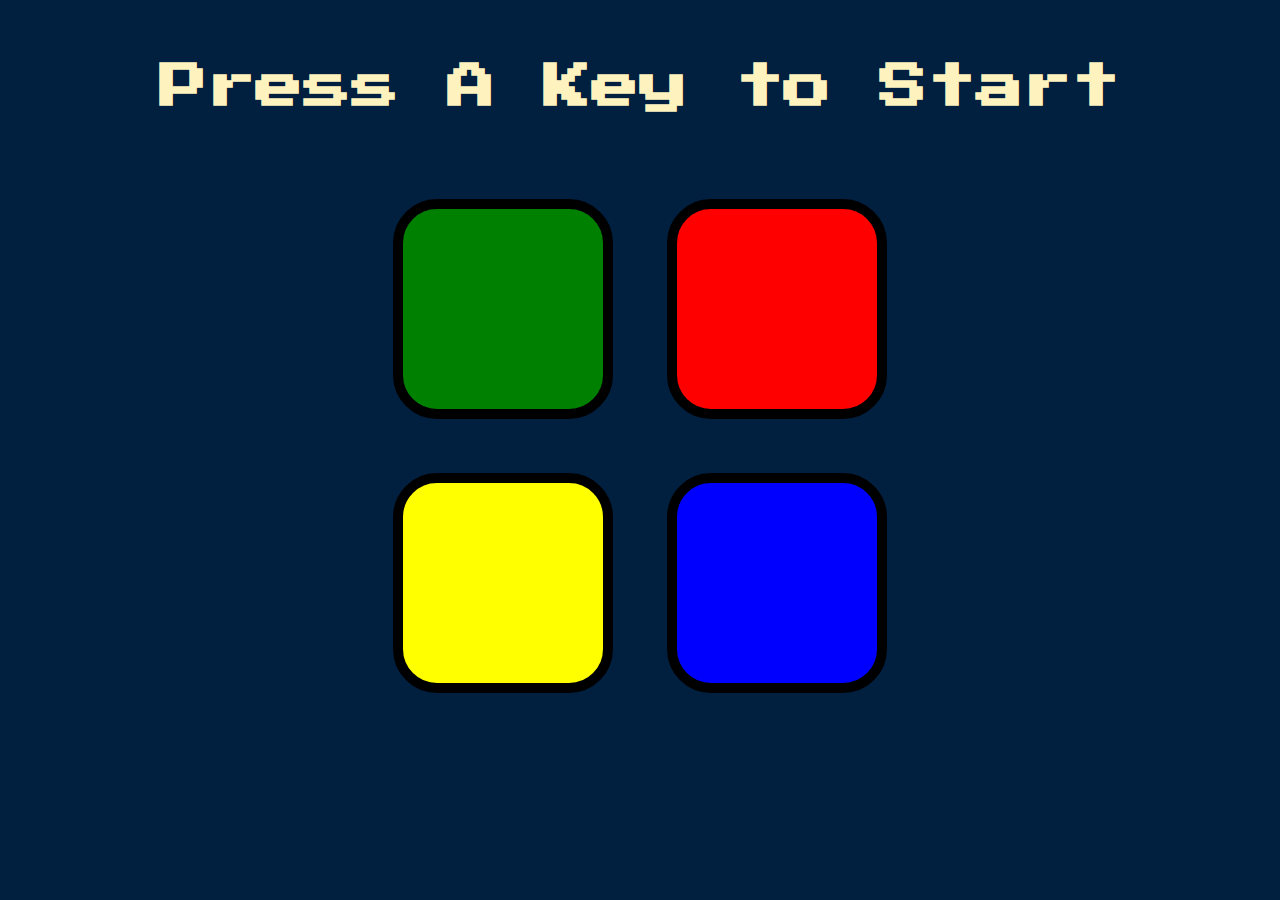
<file: index.html>
<!DOCTYPE html>
<html lang="en" dir="ltr">
  <head>
    <meta charset="utf-8" />
    <title>Simon</title>
    <link rel="stylesheet" href="styles.css" />
    <link
      href="https://fonts.googleapis.com/css?family=Press+Start+2P"
      rel="stylesheet"
    />
  </head>

  <body>
    <h1 id="level-title">Press A Key to Start</h1>
    <div class="container">
      <div lass="row">
        <div type="button" id="green" class="btn green"></div>

        <div type="button" id="red" class="btn red"></div>
      </div>

      <div class="row">
        <div type="button" id="yellow" class="btn yellow"></div>
        <div type="button" id="blue" class="btn blue"></div>
      </div>
    </div>

    <script src="https://ajax.googleapis.com/ajax/libs/jquery/3.6.0/jquery.min.js"></script>
    <script src="game.js"></script>
  </body>
</html>
</file>
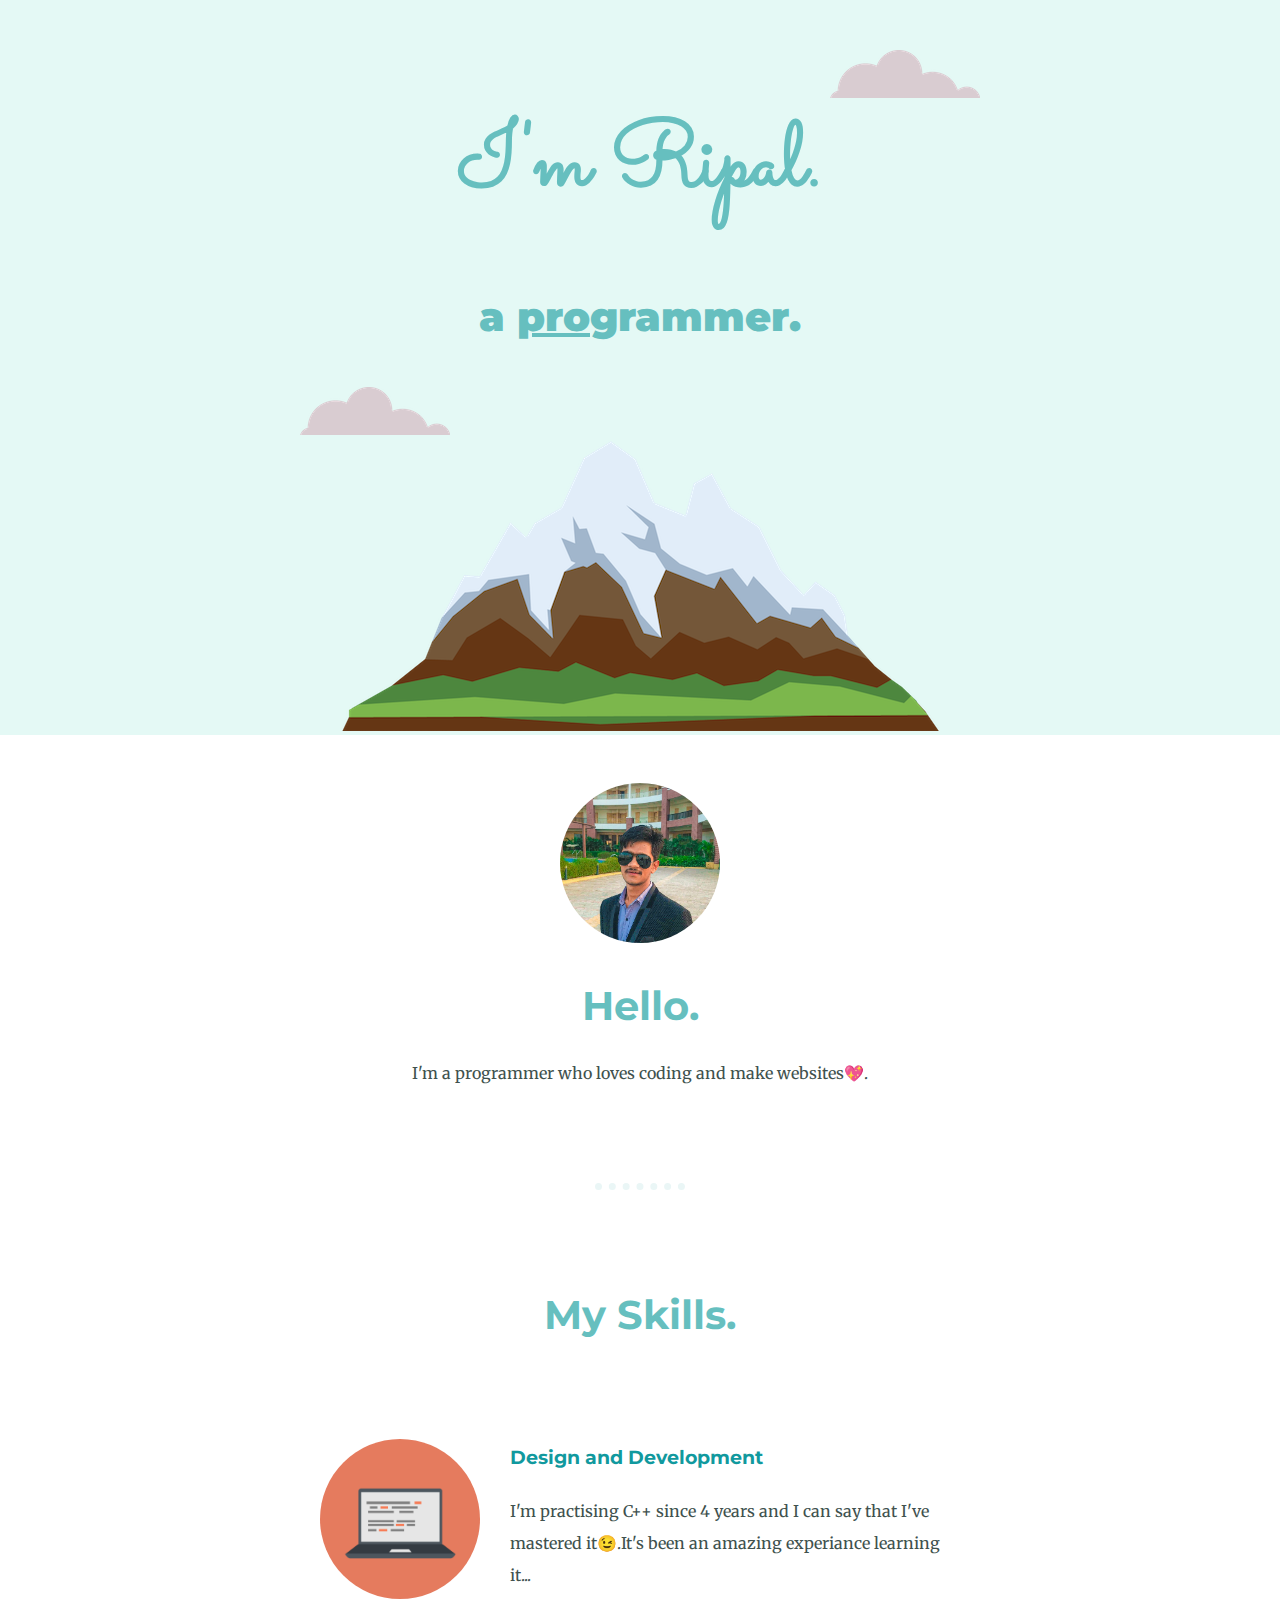
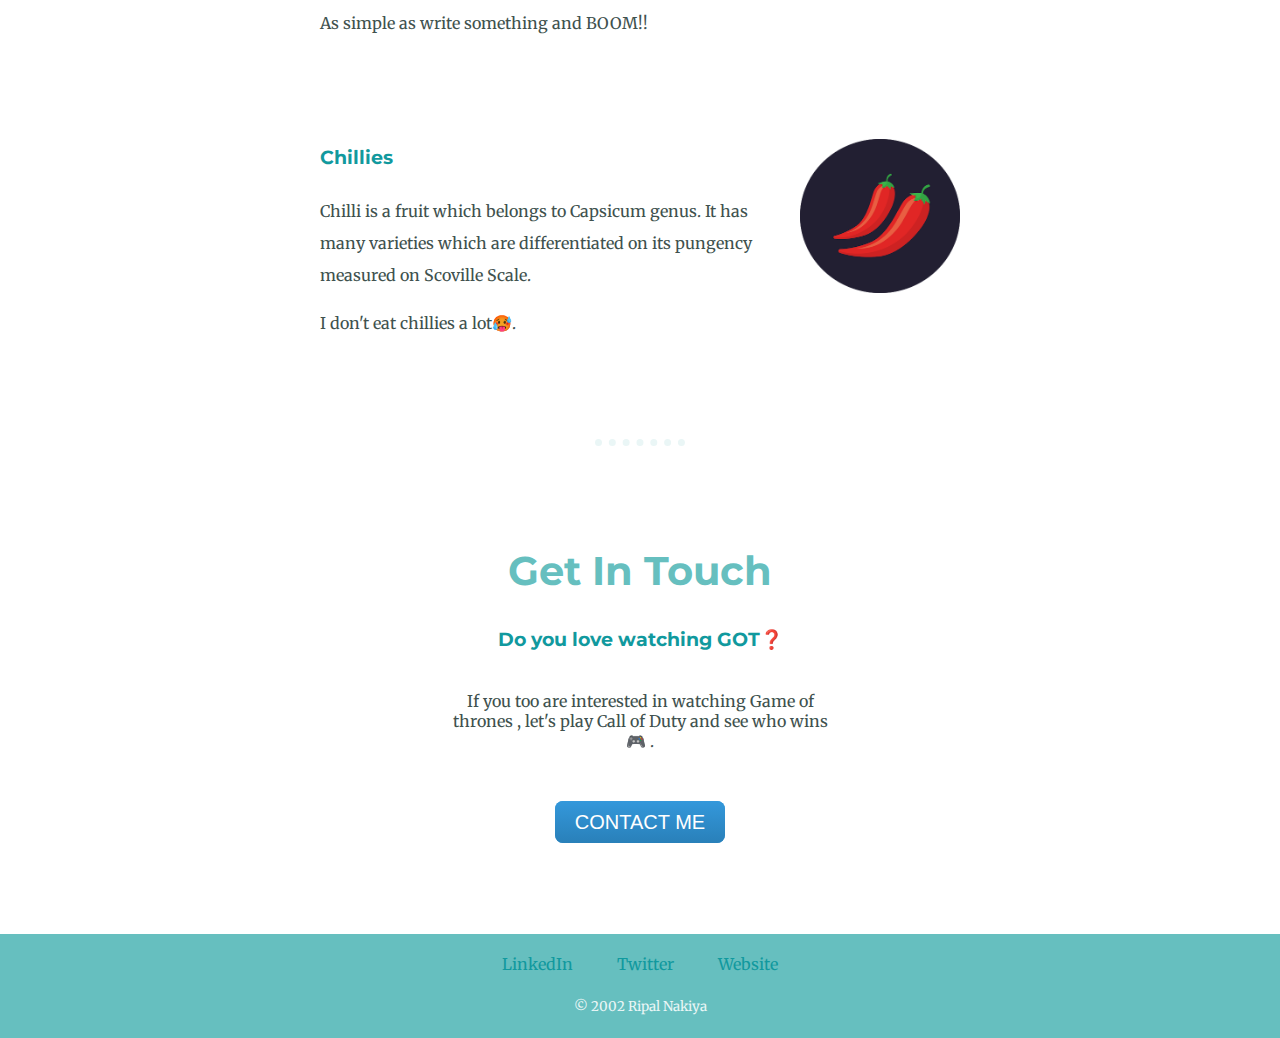
<file: CSS_Resume2/index.html>
<!DOCTYPE html>
<html lang="en">
<head>
    <meta charset="UTF-8">
    <title>Ripal</title>
    <link rel="stylesheet" href="css/styles.css">
    <link rel="icon" href="favicon.ico">
    <link href="https://fonts.googleapis.com/css2?family=Merriweather:wght@300&family=Montserrat:wght@100&family=Sacramento&display=swap" rel="stylesheet">
</head>
<body>
    <div class="top" >
        <img class="top-cloud" src="Images/cloud.png" alt="cloud-image">
        <h1>I'm Ripal.</h1>
        <h2><strong>a <span class="pro">pro</span>grammer.</strong></h2>
        <img class="bottom-cloud" src="Images/cloud.png" alt="cloud-image">
        <img src="Images/mountain.png" alt="mountain-image">
    </div>
    <div class="middle-container">
        <div class="profile">
          <img class="Pic" src="Images/Ripal.jpg" alt="Ripal-Image">
          <h2>Hello.</h2>
          <p>I'm a programmer who loves coding and make websites💖.</p>
        </div>
        <hr>
        <div class="skills">
          <h2>My Skills.</h2>
          <div class="skill-row">
            <img class="computer" src="Images/computer.png" alt="">
            <h3>Design and Development</h3>
            <p>I'm practising C++ since 4 years and I can say that I've mastered it😉.It's been an amazing experiance learning it...</p>
            <p>As simple as write something and BOOM!!</p>
          </div>
          <div class="skill-row">
            <img class="chillies" src="Images/chillies.png" alt="">
            <h3>Chillies</h3>
            <p> Chilli is a fruit which belongs to Capsicum genus. It has many varieties which are differentiated on its pungency measured on Scoville Scale.</p>
            <p>I don't eat chillies a lot🥵.</p>
          </div>
        </div>
        <hr>
        <div class="contact-me">
          <h2>Get In Touch</h2>
          <h3>Do you love watching GOT❓</h3>
          <p class="contact-mess" >If you too are interested in watching Game of thrones , let's play Call of Duty and see who wins 🎮 . </p>
          <a class="btn" href="mailto:name@email.com">CONTACT ME</a>
        </div>
      </div>      
      <div class="bottom-container">
        <a class="footer-link" href="https://www.linkedin.com/">LinkedIn</a>
        <a class="footer-link" href="https://twitter.com/">Twitter</a>
        <a class="footer-link" href="https://www.appbrewery.co/">Website</a>
        <p class="copyright" >© 2002 Ripal Nakiya</p>
      </div>
      
</body>
</html>
</file>
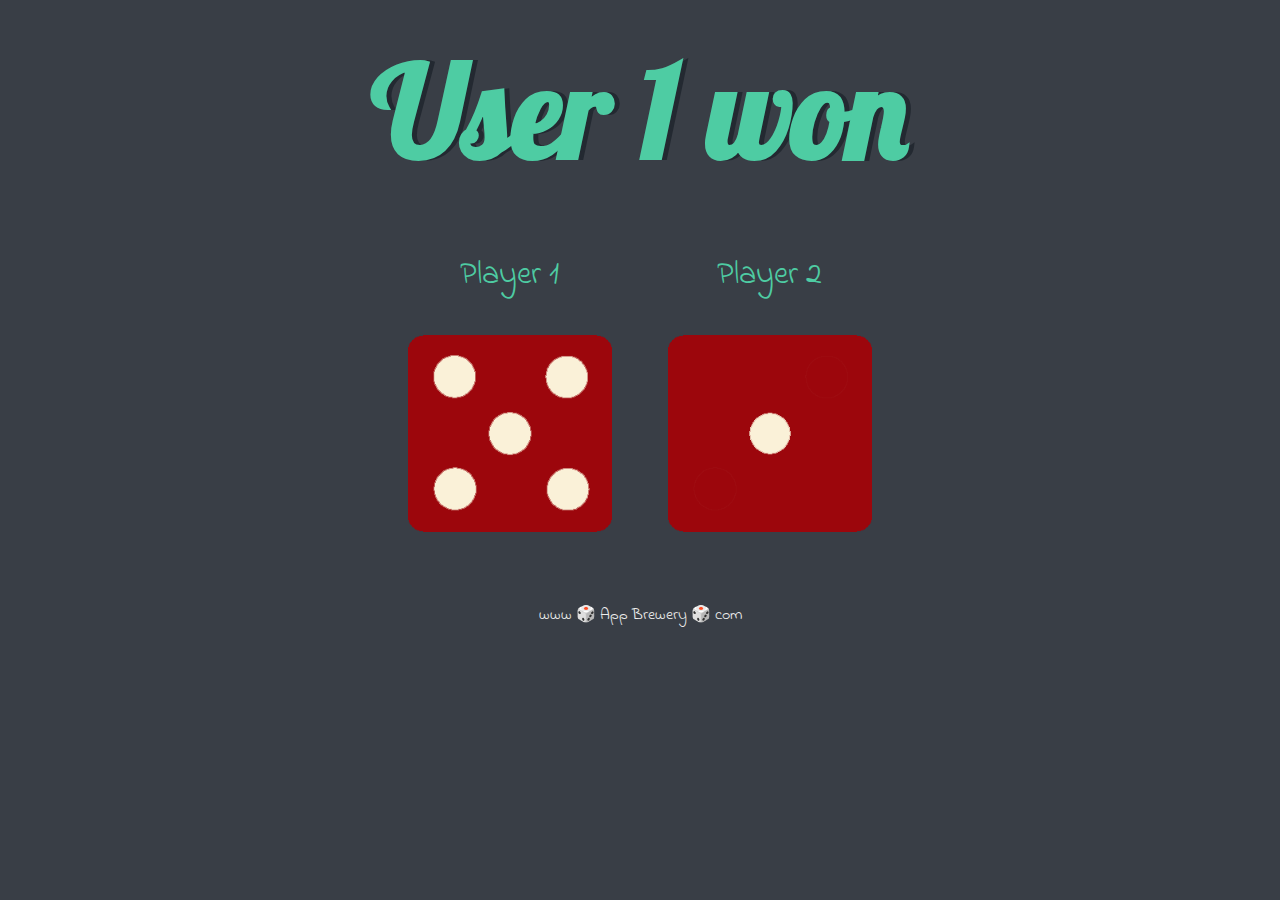
<file: DOM_DiceGame/index.html>
<!DOCTYPE html>
<html lang="en" dir="ltr">
  <head>
    <meta charset="utf-8" />
    <title>Dicee</title>
    <link rel="stylesheet" href="styles.css" />
    <link
      href="https://fonts.googleapis.com/css?family=Indie+Flower|Lobster"
      rel="stylesheet"
    />
  </head>
  <body>
    <div class="container">
      <h1>Refresh Me</h1>

      <div class="dice">
        <p>Player 1</p>
        <img class="img1" src="images/dice6.png" />
      </div>

      <div class="dice">
        <p>Player 2</p>
        <img class="img2" src="images/dice6.png" />
      </div>
    </div>

    <script src="index.js"></script>
  </body>

  <footer>www 🎲 App Brewery 🎲 com</footer>
</html>
</file>
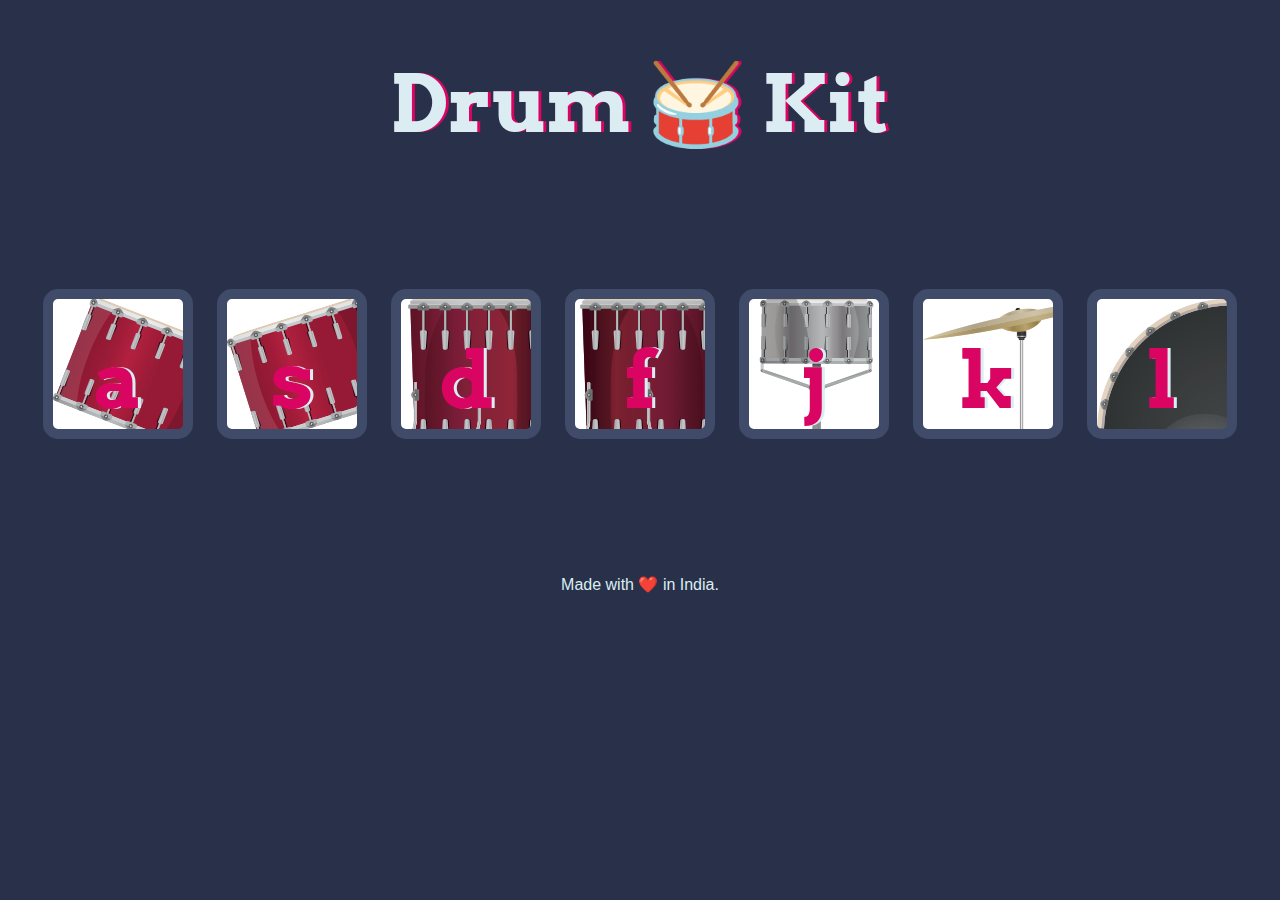
<file: DOM_Drumkit/index.html>
<!DOCTYPE html>
<html lang="en" dir="ltr">
  <head>
    <meta charset="utf-8" />
    <title>Drum Kit</title>
    <link rel="stylesheet" href="styles.css" />
    <link
      href="https://fonts.googleapis.com/css?family=Arvo"
      rel="stylesheet"
    />
  </head>

  <body>
    <h1 id="title">Drum 🥁 Kit</h1>
    <div class="set">
      <button class="a drum">a</button>
      <button class="s drum">s</button>
      <button class="d drum">d</button>
      <button class="f drum">f</button>
      <button class="j drum">j</button>
      <button class="k drum">k</button>
      <button class="l drum">l</button>
    </div>

    <script src="index.js" charset="utf-8"></script>

    <footer>Made with ❤️ in India.</footer>
  </body>
</html>
</file>
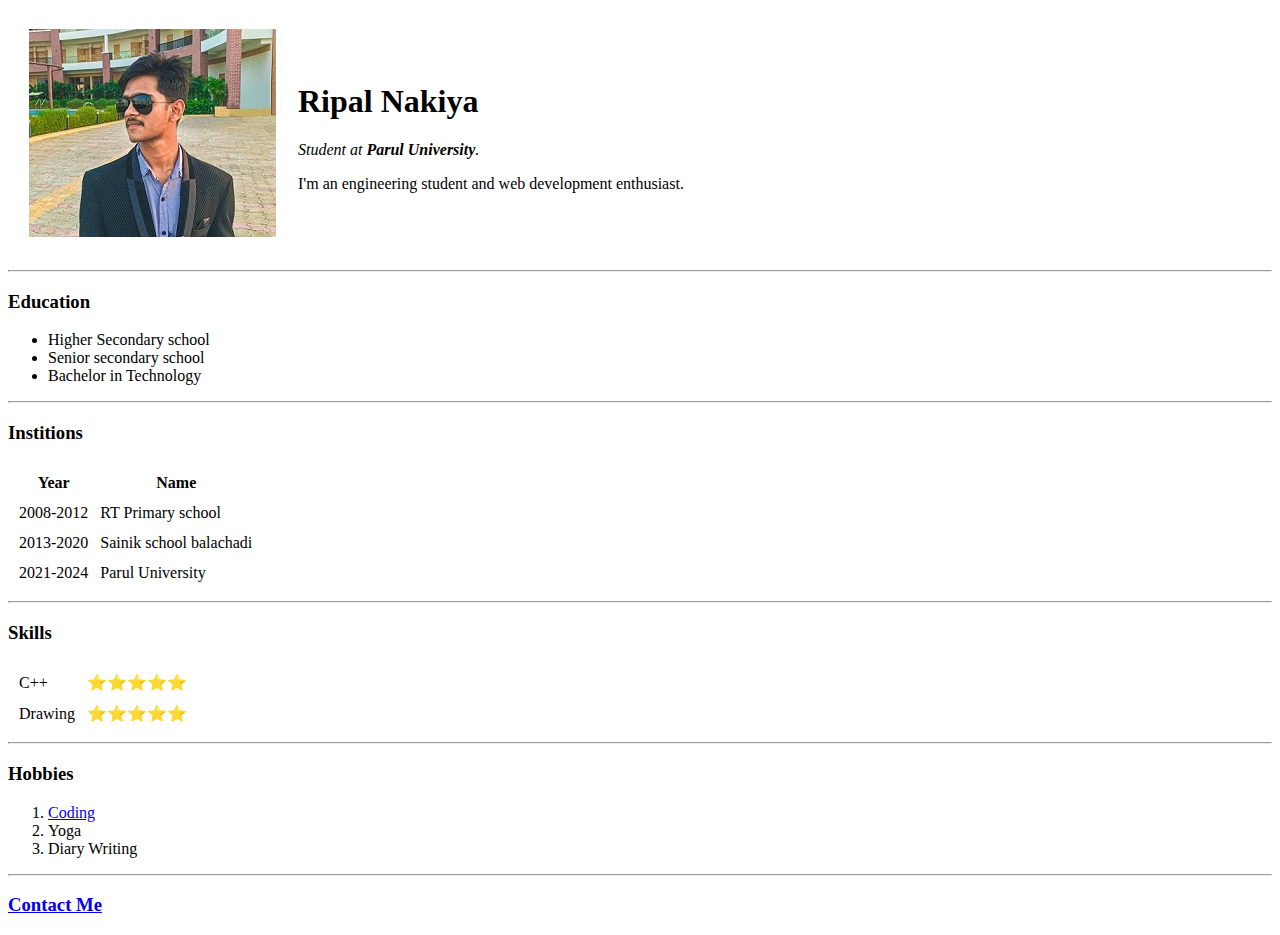
<file: HTML_Resume/index.html>
<!DOCTYPE html>
<html lang="en">
  <head>
    <meta charset="UTF-8" />
    <meta http-equiv="X-UA-Compatible" content="IE=edge" />
    <meta name="viewport" content="width=device-width, initial-scale=1.0" />
    <title>Ripal's Website</title>
  </head>

  <body>
    <table cellspacing="20">
      <tr>
        <td>
          <img src="Images/Profile Pic 2.jpg" alt="Ripal profile picture" />
        </td>
        <td>
          <h1>Ripal Nakiya</h1>
          <p>
            <em>Student at <strong>Parul University</strong>.</em>
          </p>
          <p>I'm an engineering student and web development enthusiast.</p>
        </td>
      </tr>
    </table>

    <hr>

    <h3>Education</h3>
    <ul>
      <li>Higher Secondary school</li>
      <li>Senior secondary school</li>
      <li>Bachelor in Technology</li>
    </ul>

    <hr>

    <h3>Institions</h3>
    <table cellspacing="10">
      <thead>
        <th>Year</th>
        <th>Name</th>
      </thead>
      <tr>
        <td>2008-2012</td>
        <td>RT Primary school</td>
      </tr>
      <tr>
        <td>2013-2020</td>
        <td>Sainik school balachadi</td>
      </tr>
      <tr>
        <td>2021-2024</td>
        <td>Parul University</td>
      </tr>
    </table>

    <hr>

    <h3>Skills</h3>
    <table cellspacing="10">
      <tr>
        <td>C++</td>
        <td>⭐⭐⭐⭐⭐</td>
      </tr>
      <tr>
        <td>Drawing</td>
        <td>⭐⭐⭐⭐⭐</td>
      </tr>
    </table>

    <hr>

    <h3>Hobbies</h3>
    <ol>
      <li><a href="https://en.wikipedia.org/wiki/Coding">Coding</a></li>
      <li>Yoga</li>
      <li>Diary Writing</li>
    </ol>

    <hr>

    <h3><a href="contact.html">Contact Me</a></h3>
  </body>
</html>
</file>
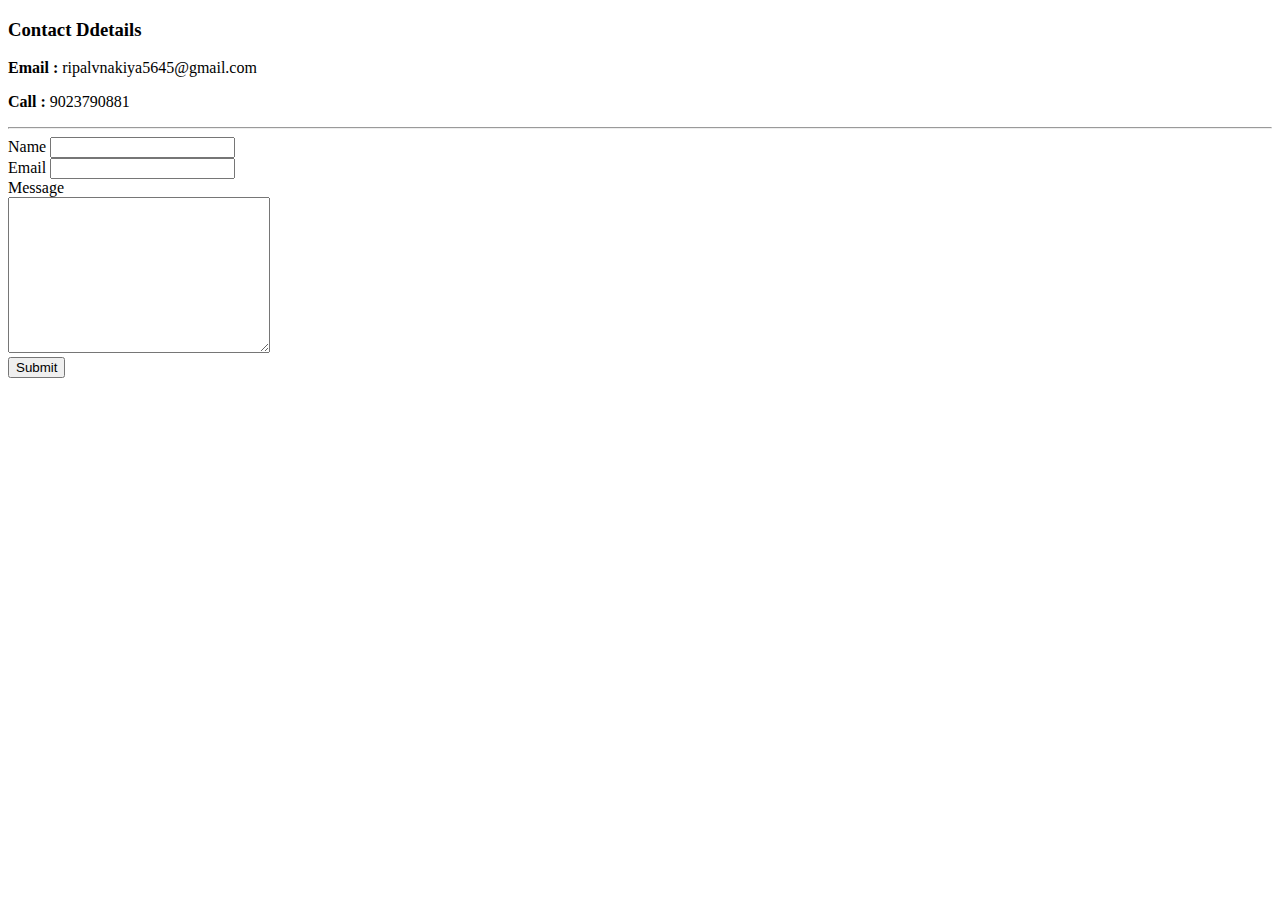
<file: contact.html>
<!DOCTYPE html>
<html lang="en">

<head>
    <meta charset="UTF-8">
    <meta http-equiv="X-UA-Compatible" content="IE=edge">
    <meta name="viewport" content="width=device-width, initial-scale=1.0">
    <title>Contact Me</title>
</head>

<body>
    <h3>Contact Ddetails</h3>
    <p><strong>Email : </strong>ripalvnakiya5645@gmail.com</p>
    <p><strong>Call : </strong>9023790881</p>
    <hr>
    <form action="mailto:johngamer5645@gmail.com">
        <label>Name</label>
        <input type="text" name="yourName">
        <br>
        <label>Email</label>
        <input type="email" name="yourEmail">
        <br>
        <label>Message</label>
        <br>
        <textarea name="yourMessage" cols="30" rows="10"></textarea>
        <br>
        <input type="submit">
    </form>
</body>

</html>
</file>
<file: styles.css>
body {
  text-align: center;
  background-color: #011F3F;
}

#level-title {
  font-family: 'Press Start 2P', cursive;
  font-size: 3rem;
  margin:  5%;
  color: #FEF2BF;
}

.container {
  display: block;
  width: 50%;
  margin: auto;

}

.btn {
  margin: 25px;
  display: inline-block;
  height: 200px;
  width: 200px;
  border: 10px solid black;
  border-radius: 20%;
}

.game-over {
  background-color: red;
  opacity: 0.8;
}

.red {
  background-color: red;
}

.green {
  background-color: green;
}

.blue {
  background-color: blue;
}

.yellow {
  background-color: yellow;
}

.pressed {
  box-shadow: 0 0 20px white;
  background-color: grey;
}
</file>
<file: CSS_Resume2/css/styles.css>
body {
    color: #40514E;
    margin: 0;
    text-align: center;
    font-family: 'Merriweather', serif;
}

h1 {
    color: #66bfbf;
    font-size: 5.625rem;
    margin-top: 0;
    font-family: 'Sacramento', cursive;
}

h2 {
    color: #66bfbf;
    font-size: 2.5rem;
    font-family: 'Montserrat', sans-serif;
    font-weight: bolder;
}

h3 {
    color: #11999e;
    font-family: 'Montserrat', sans-serif;
}

hr {
    border-style: dotted none none;
    border-width: 7px;
    border-color: #EAF6F6;
    width: 7%;
    margin: 100px auto 100px auto;
}

a {
    color: #11999e;
    margin: 10px 20px;
    text-decoration: none;
}

a:hover {
    color: #EAF6F6;
}

.pro {
    text-decoration: underline;
}

.top {
    background-color: #e4f9f5;
    padding-top: 100px;
    position: relative;
}

.middle {
}

.bottom-container {
    background-color: #66bfbf;
    padding: 20px 0 10px 0;
}

.top-cloud {
    position: absolute;
    top: 50px;
    right: 300px;
}

.bottom-cloud {
    position: absolute;
    left: 300px;
    bottom: 300px;
}

.skill-row {
    width: 50%;
    margin: 100px auto;
    text-align: left;
    line-height: 2;
}

.computer {
    width: 25%;
    border-radius: 100%;
    float: left;
    margin-right: 30px;
}

.chillies {
    width: 25%;
    float: right;
    margin-left: 30px;
}

.profile {
    width: 50%;
    margin: 3rem auto;
}

.Pic {
    width: 25%;
    border-radius: 100%;
}

.contact-me{
    margin-bottom: 100px;
}

.contact-mess {
    width: 30%;
    margin: 40px auto 60px auto;
}

.copyright {
    color: #EAF6F6;
    font-size: smaller;
    padding-top: 10px;
}

.btn {
    background: #3498db;
    background-image: -webkit-linear-gradient(top, #3498db, #2980b9);
    background-image: -moz-linear-gradient(top, #3498db, #2980b9);
    background-image: -ms-linear-gradient(top, #3498db, #2980b9);
    background-image: -o-linear-gradient(top, #3498db, #2980b9);
    background-image: linear-gradient(to bottom, #3498db, #2980b9);
    -webkit-border-radius: 8;
    -moz-border-radius: 8;
    border-radius: 8px;
    font-family: Arial;
    color: #ffffff;
    font-size: 20px;
    padding: 10px 20px 10px 20px;
    text-decoration: none;
}
  
.btn:hover {
    background: #3cb0fd;
    background-image: -webkit-linear-gradient(top, #3cb0fd, #3498db);
    background-image: -moz-linear-gradient(top, #3cb0fd, #3498db);
    background-image: -ms-linear-gradient(top, #3cb0fd, #3498db);
    background-image: -o-linear-gradient(top, #3cb0fd, #3498db);
    background-image: linear-gradient(to bottom, #3cb0fd, #3498db);
    text-decoration: none;
}
</file>
<file: DOM_DiceGame/styles.css>
.container {
  width: 70%;
  margin: auto;
  text-align: center;
}

.dice {
  text-align: center;
  display: inline-block;

}

body {
  background-color: #393E46;
}

h1 {
  margin: 30px;
  font-family: 'Lobster', cursive;
  text-shadow: 5px 0 #232931;
  font-size: 8rem;
  color: #4ECCA3;
}

p {
  font-size: 2rem;
  color: #4ECCA3;
  font-family: 'Indie Flower', cursive;
}

img {
  width: 80%;
}

footer {
  margin-top: 5%;
  color: #EEEEEE;
  text-align: center;
  font-family: 'Indie Flower', cursive;

}
</file>
<file: DOM_Drumkit/styles.css>
body {
  text-align: center;
  background-color: #283149;
}

h1 {
  font-size: 5rem;
  color: #dbedf3;
  font-family: "Arvo", cursive;
  text-shadow: 3px 0 #da0463;
}

footer {
  color: #dbedf3;
  font-family: sans-serif;
}

.a {
  background-image: url("images/tom1.png");
}

.s {
  background-image: url("images/tom2.png");
}

.d {
  background-image: url("images/tom3.png");
}

.f {
  background-image: url("images/tom4.png");
}

.j {
  background-image: url("images/snare.png");
}

.k {
  background-image: url("images/crash.png");
}

.l {
  background-image: url("images/kick.png");
}

.set {
  margin: 10% auto;
}

.pressed {
  box-shadow: 0 3px 4px 0 #dbedf3;
  opacity: 0.5;
}

.red {
  color: red;
}

.drum {
  outline: none;
  border: 10px solid #404b69;
  font-size: 5rem;
  font-family: "Arvo", cursive;
  line-height: 2;
  font-weight: 900;
  color: #da0463;
  text-shadow: 3px 0 #dbedf3;
  border-radius: 15px;
  display: inline-block;
  width: 150px;
  height: 150px;
  text-align: center;
  margin: 10px;
  background-color: white;
}
</file>
